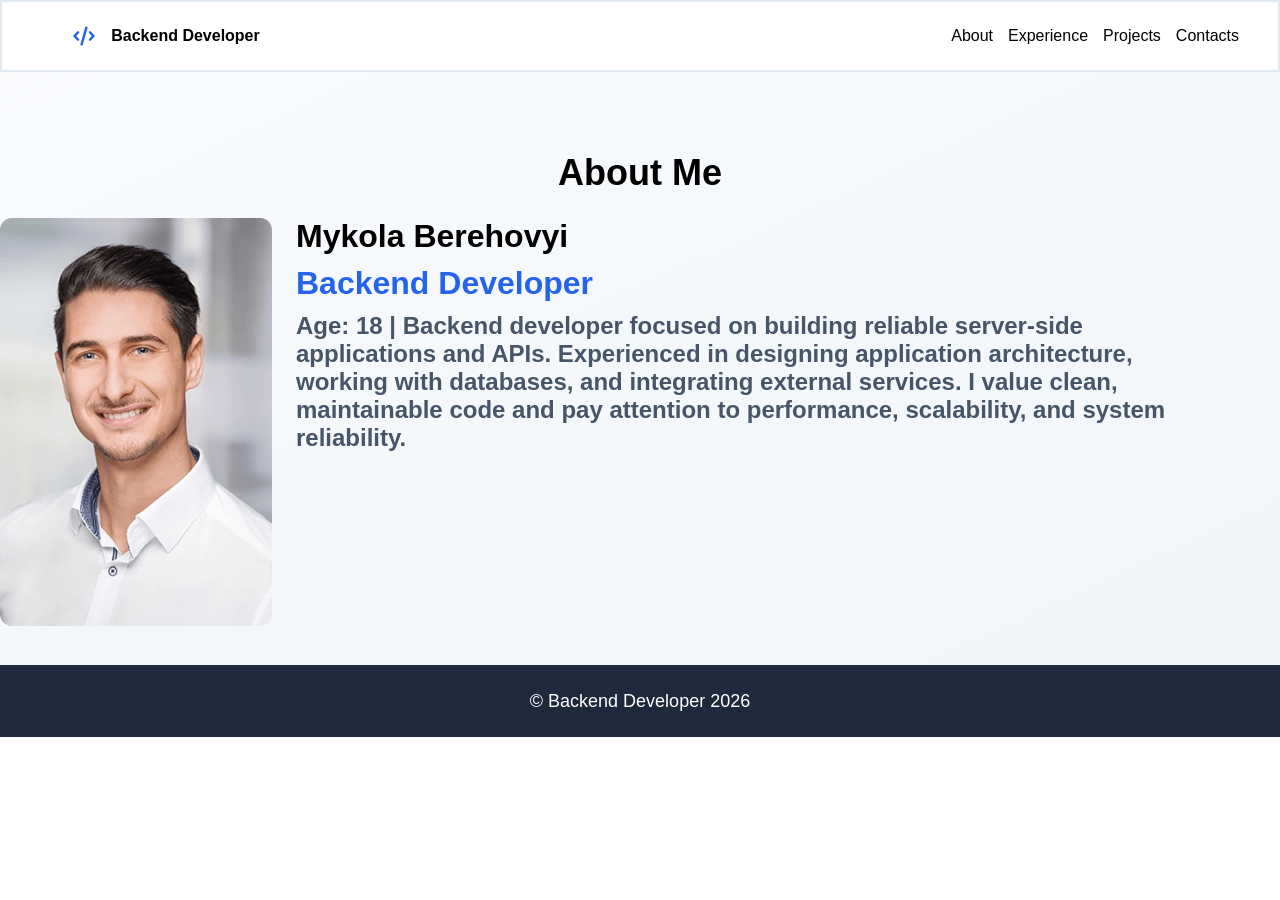
<file: about_me.html>
<!DOCTYPE html>
<html lang="en">
<head>
    <meta charset="UTF-8">
    <meta name="viewport" content="width=device-width, initial-scale=1.0">
    <title>About Me | Backend Developer Portfolio | Freelance Programmer</title>
    <link rel="stylesheet" href="styles.css">
    <meta name="description" content="Meet Mykola Berehovyi, a freelance backend developer specializing in scalable web development, API design, and custom database solutions. Expert in Python, Django, and modern backend technologies.">
    <meta name="keywords" content="about me, backend developer, freelance programmer, web developer portfolio, Python developer, Django, API development, custom website development, scalable systems">
    <script src="https://analytics.ahrefs.com/analytics.js" data-key="3zWYaCiY27zAT6hdWTZsyQ" async></script>
</head>


<body>
    <header>
        <div class="header_main">
            <div class="header_main_inner">
                <svg width="24" height="24" viewBox="0 0 24 24" fill="none" xmlns="http://www.w3.org/2000/svg" role="img" aria-label="Code brackets icon representing backend development">
                    <path
                        d="M14.73 2.44499C14.0925 2.26124 13.4287 2.63249 13.245 3.26999L8.44499 20.07C8.26124 20.7075 8.63249 21.3712 9.26999 21.555C9.90749 21.7387 10.5712 21.3675 10.755 20.73L15.555 3.92999C15.7387 3.29249 15.3675 2.62874 14.73 2.44499ZM17.1525 7.54874C16.6837 8.01749 16.6837 8.77874 17.1525 9.24749L19.905 12L17.1525 14.7525C16.6837 15.2212 16.6837 15.9825 17.1525 16.4512C17.6212 16.92 18.3825 16.92 18.8512 16.4512L22.4512 12.8512C22.92 12.3825 22.92 11.6212 22.4512 11.1525L18.8512 7.55249C18.3825 7.08374 17.6212 7.08374 17.1525 7.55249V7.54874ZM6.85124 7.54874C6.38249 7.07999 5.62124 7.07999 5.15249 7.54874L1.55249 11.1487C1.08374 11.6175 1.08374 12.3787 1.55249 12.8475L5.15249 16.4475C5.62124 16.9162 6.38249 16.9162 6.85124 16.4475C7.31999 15.9787 7.31999 15.2175 6.85124 14.7487L4.09874 12L6.84749 9.24749C7.31624 8.77874 7.31624 8.01749 6.84749 7.54874H6.85124Z"
                        fill="#2563EB" />
                </svg>
                <a href="https://mykolaberehovyi.github.io/auk-std104-project/page_structure.html">Backend Developer</a>
            </div>
        </div>
        <div class="header_nav">
            <div class="header_inner_nav">
                <div class="header_inner_elements"><a href="https://mykolaberehovyi.github.io/auk-std104-project/about_me.html">About</a></div>
                <div class="header_inner_elements"><a href="https://mykolaberehovyi.github.io/auk-std104-project/page_structure.html#Experience">Experience</a></div>
                <div class="header_inner_elements"><a href="https://mykolaberehovyi.github.io/auk-std104-project/featured_projects.html">Projects</a></div>
                <div class="header_inner_elements"><a href="https://mykolaberehovyi.github.io/auk-std104-project/page_structure.html#Contacts">Contacts</a></div>
            </div>
        </div>
    </header>
    <main>
        <section class="about_me">
            <div class="about_me_text">About Me</div>
            <div class="about_me_content">
                <div class="about_me_content_photo"><img src="photo.png" alt="Professional headshot photo of Mykola Berehovyi, backend developer"></div>
                <div class="about_me_content_description">
                    <div class="about_me_content_description_name">Mykola Berehovyi</div>
                    <div class="about_me_content_description_job_title">Backend Developer</div>
                    <div class="about_me_content_description_about"><span id="age"></span>Backend developer focused on building reliable server-side applications and APIs. Experienced in designing application architecture, working with databases, and integrating external services. I value clean, maintainable code and pay attention to performance, scalability, and system reliability.</div>
                </div>
            </div>
        </section>
    </main>
    <script src="script.js"></script>
    <footer>
        <div class="footer_text">
            © Backend Developer <span id="year"></span>
        </div>
    </footer>
    <script src="footer_year"></script>
</body>
</html>
</file>
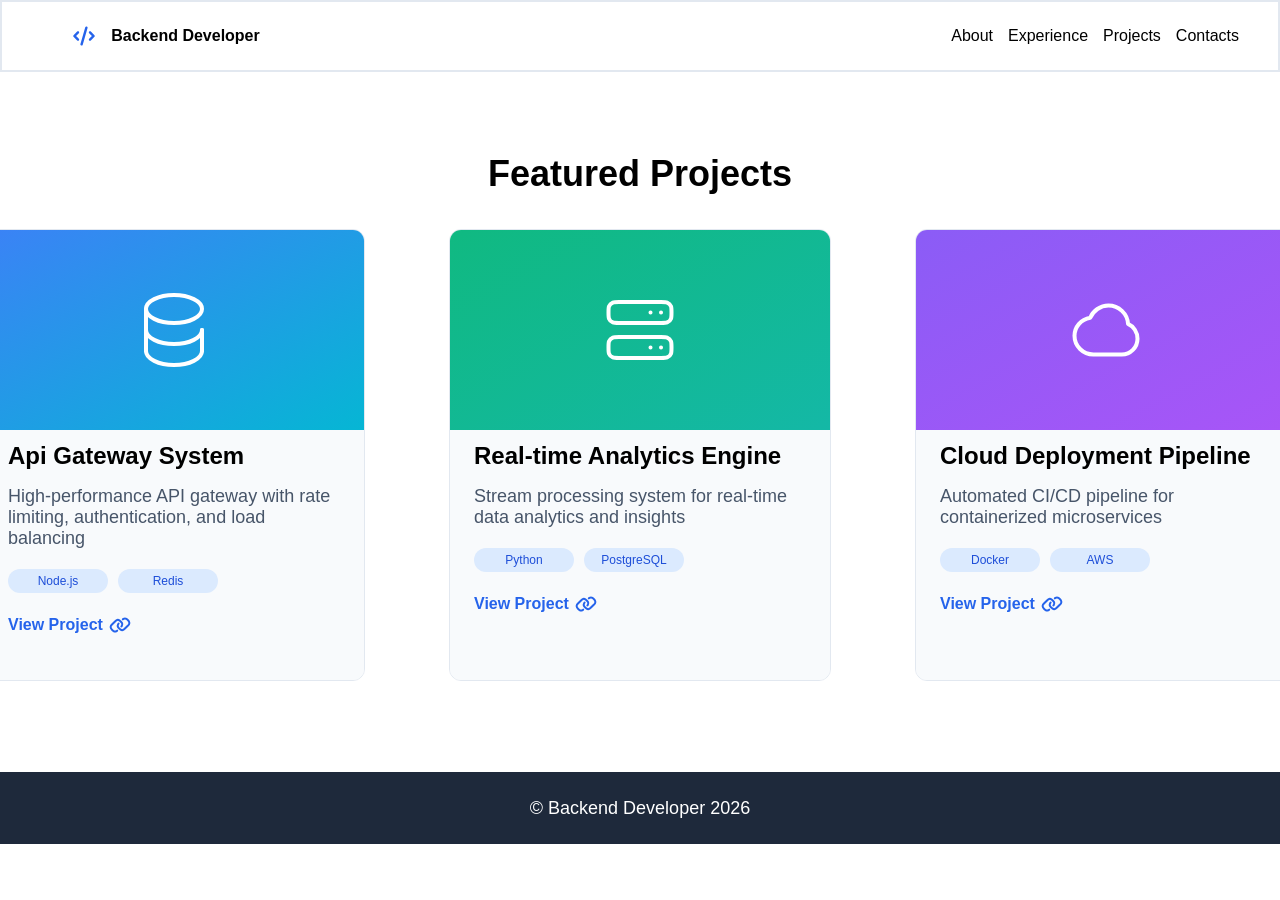
<file: featured_projects.html>
<!DOCTYPE html>
<html lang="en">
<head>
    <meta charset="UTF-8">
    <meta name="viewport" content="width=device-width, initial-scale=1.0">
    <title>Featured Projects | Backend Developer Portfolio | Web Development Projects</title>
    <link rel="stylesheet" href="styles.css">
    <meta name="description" content="Explore featured backend development projects by Mykola Berehovyi including API gateway systems, real-time analytics engines, and cloud deployment pipelines. Built with Python, Node.js, Docker, and AWS.">
    <meta name="keywords" content="featured projects, backend developer, web developer portfolio, API gateway, real-time analytics, cloud deployment, Python, Node.js, Docker, AWS, freelance programmer">
    <script src="https://analytics.ahrefs.com/analytics.js" data-key="3zWYaCiY27zAT6hdWTZsyQ" async></script>
</head>
<body>
    <header>
        <div class="header_main">
            <div class="header_main_inner">
                <svg width="24" height="24" viewBox="0 0 24 24" fill="none" xmlns="http://www.w3.org/2000/svg" role="img" aria-label="Code brackets icon representing backend development">
                    <path
                        d="M14.73 2.44499C14.0925 2.26124 13.4287 2.63249 13.245 3.26999L8.44499 20.07C8.26124 20.7075 8.63249 21.3712 9.26999 21.555C9.90749 21.7387 10.5712 21.3675 10.755 20.73L15.555 3.92999C15.7387 3.29249 15.3675 2.62874 14.73 2.44499ZM17.1525 7.54874C16.6837 8.01749 16.6837 8.77874 17.1525 9.24749L19.905 12L17.1525 14.7525C16.6837 15.2212 16.6837 15.9825 17.1525 16.4512C17.6212 16.92 18.3825 16.92 18.8512 16.4512L22.4512 12.8512C22.92 12.3825 22.92 11.6212 22.4512 11.1525L18.8512 7.55249C18.3825 7.08374 17.6212 7.08374 17.1525 7.55249V7.54874ZM6.85124 7.54874C6.38249 7.07999 5.62124 7.07999 5.15249 7.54874L1.55249 11.1487C1.08374 11.6175 1.08374 12.3787 1.55249 12.8475L5.15249 16.4475C5.62124 16.9162 6.38249 16.9162 6.85124 16.4475C7.31999 15.9787 7.31999 15.2175 6.85124 14.7487L4.09874 12L6.84749 9.24749C7.31624 8.77874 7.31624 8.01749 6.84749 7.54874H6.85124Z"
                        fill="#2563EB" />
                </svg>
                <a href="https://mykolaberehovyi.github.io/auk-std104-project/page_structure.html">Backend Developer</a>
            </div>
        </div>
        <div class="header_nav">
            <div class="header_inner_nav">
                <div class="header_inner_elements"><a href="https://mykolaberehovyi.github.io/auk-std104-project/about_me.html">About</a></div>
                <div class="header_inner_elements"><a href="https://mykolaberehovyi.github.io/auk-std104-project/page_structure.html#Experience">Experience</a></div>
                <div class="header_inner_elements"><a href="https://mykolaberehovyi.github.io/auk-std104-project/featured_projects.html">Projects</a></div>
                <div class="header_inner_elements"><a href="https://mykolaberehovyi.github.io/auk-std104-project/page_structure.html#Contacts">Contacts</a></div>
            </div>
        </div>
    </header>
    <main>
        <section class="featured_projects">
            <div class="featured_projects_main_text">Featured Projects</div>
            <div class="featured_projects_content" id="projectsContainer"></div>
        </section>
    </main>
    <footer>
        <div class="footer_text">
            © Backend Developer <span id="year"></span>
        </div>
    </footer>
    <script src="footer_year"></script>
    <script src="products_script"></script>
</body>
</html>
</file>
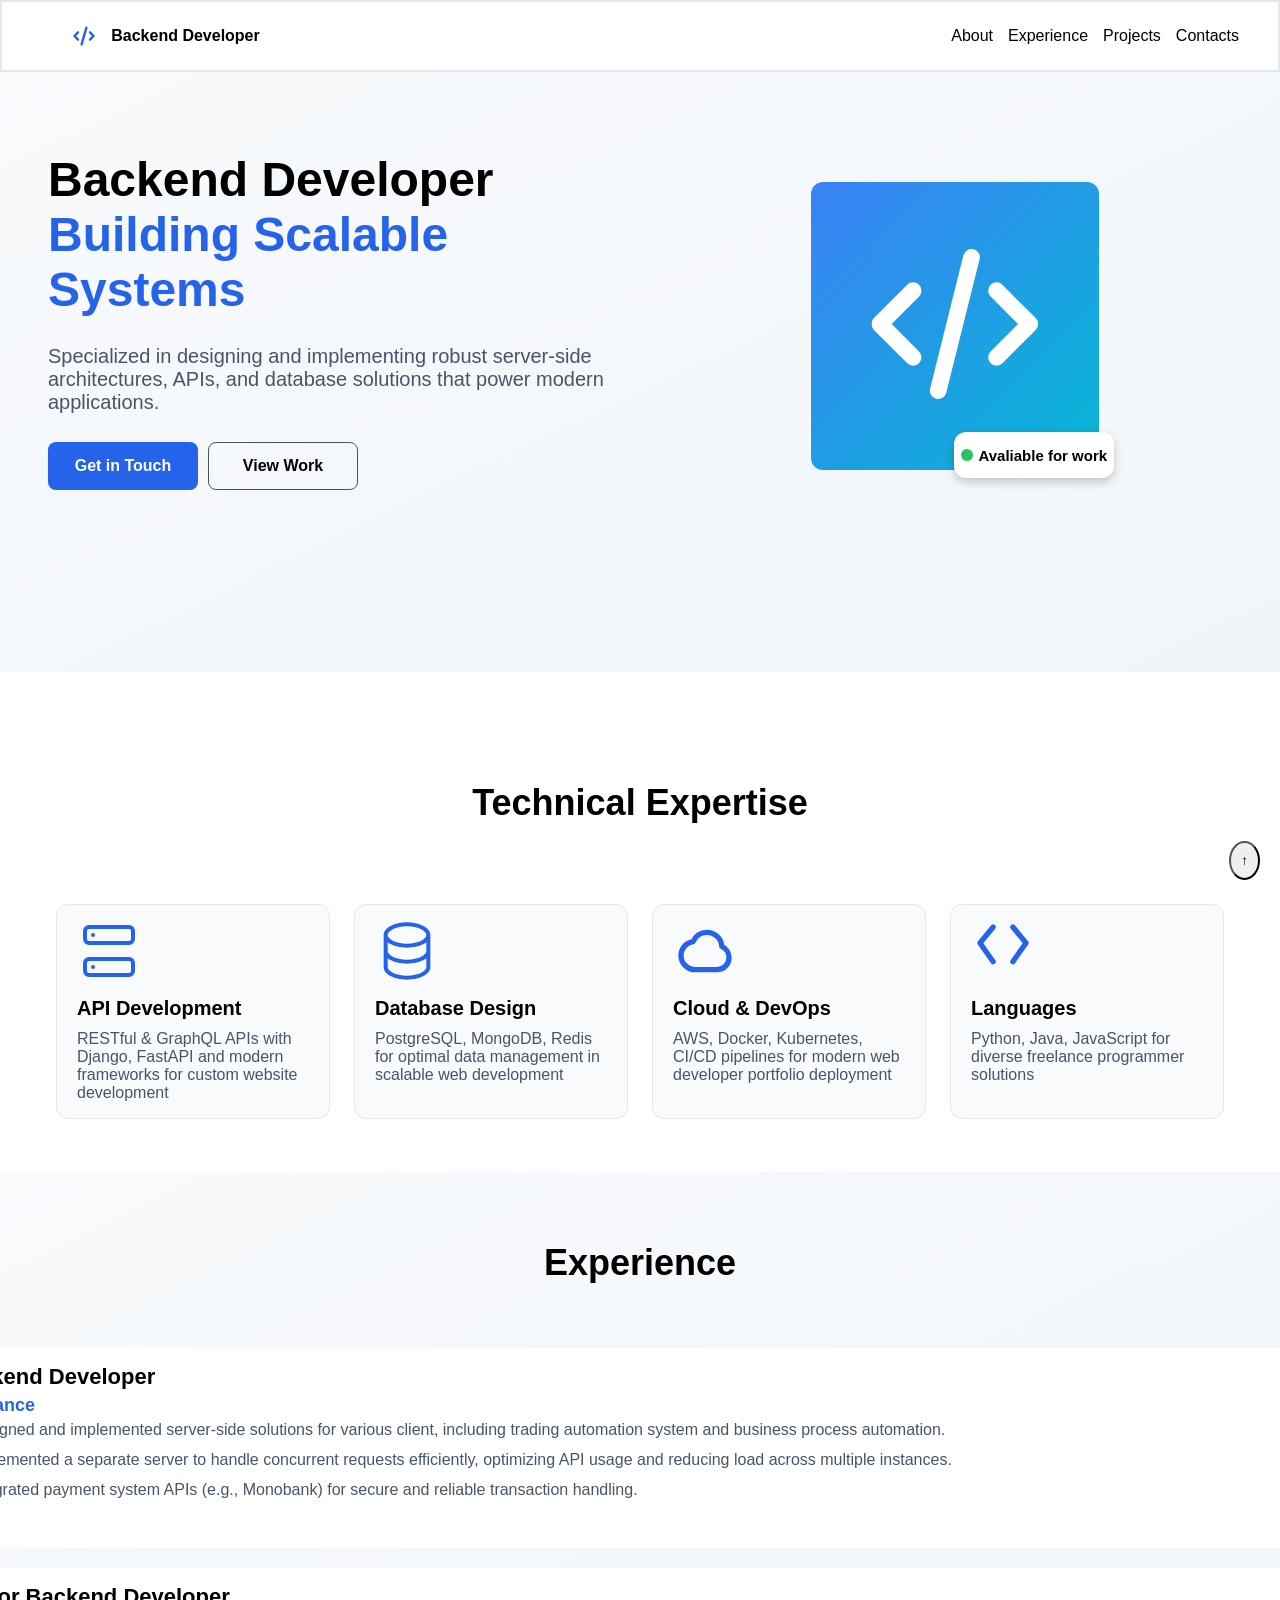
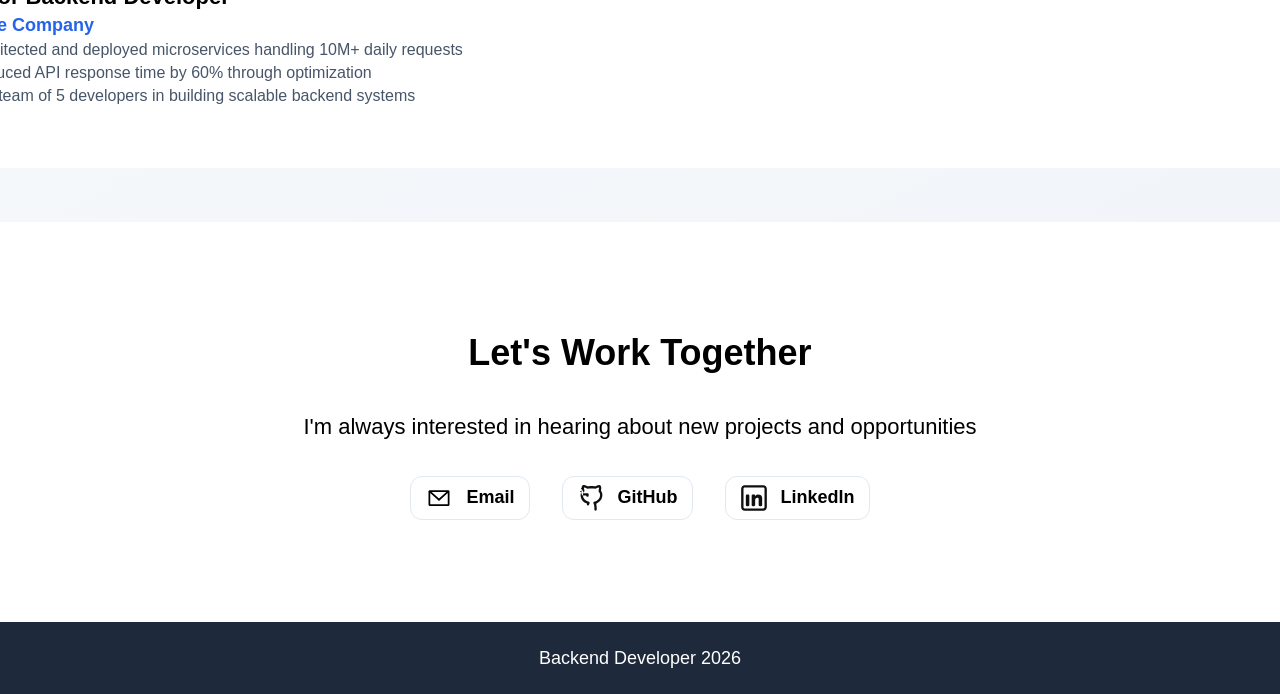
<file: page_structure.html>
<!DOCTYPE html>
<html lang="en">

<head>
    <meta charset="UTF-8">
    <meta name="viewport" content="width=device-width, initial-scale=1.0">
    <title>Backend Developer | Freelance Programmer Portfolio | Custom Web Development</title>
    <link rel="stylesheet" href="styles.css">
    <meta name="description" content="Freelance backend developer specializing in scalable web development, API design, and custom database solutions. Expert in Python, Django, and modern backend technologies.">
    <meta name="keywords" content="backend developer, freelance programmer, web developer portfolio, API development, custom website development, Python developer, Django, scalable systems, database design, responsive web design">
    <script src="https://analytics.ahrefs.com/analytics.js" data-key="3zWYaCiY27zAT6hdWTZsyQ" async></script>
</head>
<button id="topButton">↑</button>
<script src="topButton"></script>
<body>
    <header>
        <div class="header_main">
            <div class="header_main_inner">
                <svg width="24" height="24" viewBox="0 0 24 24" fill="none" xmlns="http://www.w3.org/2000/svg" role="img" aria-label="Code brackets icon representing backend development">
                    <path
                        d="M14.73 2.44499C14.0925 2.26124 13.4287 2.63249 13.245 3.26999L8.44499 20.07C8.26124 20.7075 8.63249 21.3712 9.26999 21.555C9.90749 21.7387 10.5712 21.3675 10.755 20.73L15.555 3.92999C15.7387 3.29249 15.3675 2.62874 14.73 2.44499ZM17.1525 7.54874C16.6837 8.01749 16.6837 8.77874 17.1525 9.24749L19.905 12L17.1525 14.7525C16.6837 15.2212 16.6837 15.9825 17.1525 16.4512C17.6212 16.92 18.3825 16.92 18.8512 16.4512L22.4512 12.8512C22.92 12.3825 22.92 11.6212 22.4512 11.1525L18.8512 7.55249C18.3825 7.08374 17.6212 7.08374 17.1525 7.55249V7.54874ZM6.85124 7.54874C6.38249 7.07999 5.62124 7.07999 5.15249 7.54874L1.55249 11.1487C1.08374 11.6175 1.08374 12.3787 1.55249 12.8475L5.15249 16.4475C5.62124 16.9162 6.38249 16.9162 6.85124 16.4475C7.31999 15.9787 7.31999 15.2175 6.85124 14.7487L4.09874 12L6.84749 9.24749C7.31624 8.77874 7.31624 8.01749 6.84749 7.54874H6.85124Z"
                        fill="#2563EB" />
                </svg>
                <a href="https://mykolaberehovyi.github.io/auk-std104-project/page_structure.html">Backend Developer</a>
            </div>
        </div>
        <div class="header_nav">
            <div class="header_inner_nav">
                <div class="header_inner_elements"><a href="https://mykolaberehovyi.github.io/auk-std104-project/about_me.html">About</a></div>
                <div class="header_inner_elements"><a href="https://mykolaberehovyi.github.io/auk-std104-project/page_structure.html#Experience">Experience</a></div>
                <div class="header_inner_elements"><a href="https://mykolaberehovyi.github.io/auk-std104-project/featured_projects.html">Projects</a></div>
                <div class="header_inner_elements"><a href="https://mykolaberehovyi.github.io/auk-std104-project/page_structure.html#Contacts">Contacts</a></div>
            </div>

        </div>
    </header>
    <main>
        <section class="hero">
            <div class="hero_left_column">
                <div class="hero_main_text">
                    <div class="hero_left_column_main_text">Backend Developer</div>
                    <div class="hero_left_column_main_text_description">Building Scalable Systems</div>
                </div>
                <div class="hero_left_column_description">Specialized in designing and implementing robust server-side architectures, APIs, and database solutions that power modern applications.</div>
                <div class="hero_left_column_buttons">
                    <a href="#Contacts"><button class="get_in_touch_button">Get in Touch</button></a>
                    <a href="#Experience"><button class="view_work_button">View Work</button></a>
                </div>
            </div>
            <div class="hero_right_column">
                <div class="hero_square">
                    <div class="hero_svg_container">
                        <svg width="167" height="150" viewBox="0 0 167 150" fill="none" xmlns="http://www.w3.org/2000/svg" role="img" aria-label="Large code brackets symbolizing programming and web development">
                            <path
                                d="M41.6666 41.6686L8.33325 75.002L41.6666 108.335M125 41.6686L158.333 75.002L125 108.335M99.9999 8.3353L66.6666 141.669"
                                stroke="white" stroke-width="16.6667" stroke-linecap="round" stroke-linejoin="round" />
                        </svg>

                    </div>
                    <div class="overlay_block">
                        <div class="green_circle"></div>
                        <div>Avaliable for work</div>
                    </div>
                </div>
            </div>
        </section>
        <section class="technical_expertise">
            <h2 class="technical_expertise_text">Technical Expertise</h2>
            <div class="technical_expertise_blocks">
                <div class="technical_expertise_block">
                    <div><svg width="64" height="64" viewBox="0 0 64 64" fill="none" xmlns="http://www.w3.org/2000/svg" aria-label="Server icon representing API development and backend services">
                            <rect x="8" y="8" width="48" height="16" rx="4" stroke="#2563EB" stroke-width="4" stroke-linecap="round" stroke-linejoin="round"/>
                            <rect x="8" y="40" width="48" height="16" rx="4" stroke="#2563EB" stroke-width="4" stroke-linecap="round" stroke-linejoin="round"/>
                            <path d="M16 16H16.0267M16 48H16.0267" stroke="#2563EB" stroke-width="4" stroke-linecap="round" stroke-linejoin="round"/>
                        </svg>
                    </div>
                    <div class="tecnical_expertise_card_text">API Development</div>
                    <div class="tecnical_expertise_card_text_inner">RESTful & GraphQL APIs with Django, FastAPI and modern frameworks for custom website development</div>
                </div>
                <div class="technical_expertise_block">
                    <div>
                        <svg width="64" height="64" viewBox="0 0 64 64" fill="none" xmlns="http://www.w3.org/2000/svg" role="img" aria-label="Database cylinder icon representing data storage and management">
                            <path fill-rule="evenodd" clip-rule="evenodd"
                                d="M8.66675 16C8.66675 11.8888 11.9475 8.70523 16.0207 6.66865C20.2135 4.57225 25.8659 3.33331 32.0001 3.33331C38.1342 3.33331 43.7868 4.57225 47.9795 6.66865C52.0526 8.70523 55.3334 11.8888 55.3334 16V48C55.3334 52.1112 52.0526 55.2947 47.9795 57.3312C43.7868 59.4277 38.1342 60.6666 32.0001 60.6666C25.8659 60.6666 20.2135 59.4277 16.0207 57.3312C11.9475 55.2947 8.66675 52.1112 8.66675 48V16ZM12.6667 16C12.6667 14.2201 14.1616 12.0704 17.8096 10.2464C21.3379 8.48219 26.3522 7.33331 32.0001 7.33331C37.6481 7.33331 42.6622 8.48219 46.1905 10.2464C49.8385 12.0704 51.3334 14.2201 51.3334 16C51.3334 17.7798 49.8385 19.9296 46.1905 21.7536C42.6622 23.5178 37.6481 24.6666 32.0001 24.6666C26.3522 24.6666 21.3379 23.5178 17.8096 21.7536C14.1616 19.9296 12.6667 17.7798 12.6667 16ZM12.6667 48C12.6667 49.7797 14.1616 51.9296 17.8096 53.7536C21.3379 55.5178 26.3522 56.6666 32.0001 56.6666C37.6481 56.6666 42.6622 55.5178 46.1905 53.7536C49.8385 51.9296 51.3334 49.7797 51.3334 48V39.2192C50.3289 40.0205 49.1891 40.7264 47.9795 41.3312C43.7868 43.4277 38.1342 44.6666 32.0001 44.6666C25.8659 44.6666 20.2135 43.4277 16.0207 41.3312C14.8111 40.7264 13.6714 40.0205 12.6667 39.2192V48ZM51.3334 23.2192V32C51.3334 33.7797 49.8385 35.9296 46.1905 37.7536C42.6622 39.5178 37.6481 40.6666 32.0001 40.6666C26.3522 40.6666 21.3379 39.5178 17.8096 37.7536C14.1616 35.9296 12.6667 33.7797 12.6667 32V23.2192C13.6714 24.0206 14.8111 24.7265 16.0207 25.3313C20.2135 27.4277 25.8659 28.6666 32.0001 28.6666C38.1342 28.6666 43.7868 27.4277 47.9795 25.3313C49.1891 24.7265 50.3289 24.0206 51.3334 23.2192Z"
                                fill="#2563EB" />
                        </svg>
                    </div>
                    <div class="tecnical_expertise_card_text">Database Design</div>
                    <div class="tecnical_expertise_card_text_inner">PostgreSQL, MongoDB, Redis for optimal data management in scalable web development</div>
                </div>
                <div class="technical_expertise_block">
                    <div>
                        <svg width="64" height="64" viewBox="0 0 64 64" fill="none" xmlns="http://www.w3.org/2000/svg" role="img" aria-label="Cloud icon representing cloud computing and DevOps services">
                            <path
                                d="M8 36.3981C8 44.2784 14.4471 50.6666 22.4 50.6666H44C50.6275 50.6666 56 45.2904 56 38.6584C56 33.7341 53.0381 29.1864 48.8 27.3333C48.3512 19.5267 41.824 13.3333 33.8381 13.3333C27.6037 13.3333 22.2585 17.297 20 22.6666C12.8 23.8333 8 29.8669 8 36.3981Z"
                                stroke="#2563EB" stroke-width="5.33333" stroke-linecap="round"
                                stroke-linejoin="round" />
                        </svg>
                    </div>
                    <div class="tecnical_expertise_card_text">Cloud & DevOps</div>
                    <div class="tecnical_expertise_card_text_inner">AWS, Docker, Kubernetes, CI/CD pipelines for modern web developer portfolio deployment</div>
                </div>
                <div class="technical_expertise_block">
                    <div>
                        <svg width="64" height="64" viewBox="0 0 64 64" fill="none" xmlns="http://www.w3.org/2000/svg" role="img" aria-label="Code brackets icon representing programming languages and development">
                            <path d="M22.1429 8L9 24L22.1429 42.6666M41.8571 8L55 24L41.8571 42.6666" stroke="#2563EB"
                                stroke-width="5.33333" stroke-linecap="round" stroke-linejoin="round" />
                        </svg>
                    </div>
                    <div class="tecnical_expertise_card_text">Languages</div>
                    <div class="tecnical_expertise_card_text_inner">Python, Java, JavaScript for diverse freelance programmer solutions</div>
                </div>
            </div>
        </section>
        <section class="experience" id="Experience">
            <h2 class="experience_text">Experience</h2>
            <div class="experience_blocks">
                <div class="experience_block">
                    <div class="experience_title">Backend Developer</div>
                    <div class="experience_company">Freelance</div>
                    <div style="display: flex; flex-direction: column; gap: 12px;">
                        <div class="experience_achievements">
                            <div class="experience_ellipse"></div>
                            <div class="experience_achievement">Designed and implemented server-side solutions for
                                various client, including trading automation system and business process automation.
                            </div>
                        </div>
                        <div class="experience_achievements">
                            <div class="experience_ellipse"></div>
                            <div class="experience_achievement">Implemented a separate server to handle concurrent
                                requests efficiently, optimizing API usage and reducing load across multiple instances.
                            </div>
                        </div>
                        <div class="experience_achievements">
                            <div class="experience_ellipse"></div>
                            <div class="experience_achievement">Integrated payment system APIs (e.g., Monobank) for
                                secure and reliable transaction handling.</div>
                        </div>
                    </div>

                </div>
                <div class="experience_block">
                    <div class="experience_title">Senior Backend Developer</div>
                    <div class="experience_company">Future Company</div>
                    <div class="experience_achievements">
                        <div class="experience_ellipse"></div>
                        <div class="experience_achievement">Architected and deployed microservices handling 10M+ daily
                            requests
                        </div>
                    </div>
                    <div class="experience_achievements">
                        <div class="experience_ellipse"></div>
                        <div class="experience_achievement">Reduced API response time by 60% through optimization</div>
                    </div>
                    <div class="experience_achievements">
                        <div class="experience_ellipse"></div>
                        <div class="experience_achievement">Led team of 5 developers in building scalable backend
                            systems</div>
                    </div>
                </div>
            </div>
        </section>
        <section class="contacts" id="Contacts">
            <h2 class="main_contacts_text">
                Let's Work Together
            </h2>
            <div class="secondary_contacts_text">
                I'm always interested in hearing about new projects and opportunities
            </div>
            <div class="contacts_buttons">
                <div class="contact_button_block">
                    <a href="#"><button class="contact_button"><svg width="28" height="28" viewBox="0 0 28 28" fill="none"
                            xmlns="http://www.w3.org/2000/svg" role="img" aria-label="Email envelope icon for contact">
                            <path fill-rule="evenodd" clip-rule="evenodd"
                                d="M4.375 6.125L3.5 7V21L4.375 21.875H23.625L24.5 21V7L23.625 6.125H4.375ZM5.25 8.97808V20.125H22.75V8.97779L13.9999 16.9325L5.25 8.97808ZM21.3615 7.875H6.63817L13.9999 14.5675L21.3615 7.875Z"
                                fill="black" />
                        </svg>
                        <div class="contact_button_text">Email</div>
                    </button></a>
            </div>
            <div class="contact_button_block">
                <a href="#"><button class="contact_button">
                    <svg width="28" height="28" viewBox="0 0 28 28" fill="none" xmlns="http://www.w3.org/2000/svg" role="img" aria-label="GitHub logo icon linking to code repository">
                            <path
                                d="M4.75343 3.49281C4.82136 2.29104 5.10843 1.76844 5.93167 1.34878C6.81746 0.897089 8.21453 1.10729 9.85846 1.93975C10.5665 2.29848 10.6386 2.30578 11.8795 2.14668C13.529 1.93513 15.6524 1.93588 17.1748 2.14862C18.3261 2.3095 18.4017 2.30147 19.1115 1.94199C21.4449 0.760332 23.2872 0.837649 23.9543 2.14519C24.2873 2.79785 24.3491 4.49137 24.0909 5.88815C23.9478 6.66251 23.9629 6.75919 24.3078 7.26735C26.7341 10.8429 24.9859 16.6386 20.8282 18.8015C20.5101 18.967 20.242 19.0694 20.0235 19.1529C19.3525 19.4091 19.1488 19.4869 19.3954 20.6661C19.5142 21.2334 19.6572 22.6436 19.7135 23.8003C19.8151 25.8909 19.8136 25.9055 19.4469 26.3321C18.9478 26.9122 18.2284 26.922 17.741 26.3553C17.4231 25.9857 17.392 25.8111 17.392 24.3851C17.392 22.2778 17.161 20.8771 16.6153 19.6768C15.9663 18.2485 16.4474 17.7159 17.9316 17.3967C19.9946 16.9529 21.6059 15.6797 22.504 13.7837C23.3579 11.9815 23.4866 9.49089 21.9429 7.97617C21.5038 7.45446 21.4733 6.98191 21.7868 5.55698C21.9039 5.02441 22.0021 4.33733 22.005 4.03C22.0095 3.54464 21.9653 3.47135 21.6672 3.47135C21.4785 3.47135 20.7578 3.74576 20.0657 4.0811L18.9611 4.61648C18.8606 4.66514 18.7483 4.68386 18.6375 4.67114C15.8287 4.34874 13.1598 4.34376 10.3374 4.6724C10.2261 4.68535 10.1132 4.66664 10.0125 4.61773L8.90845 4.082C8.21632 3.74606 7.49559 3.47135 7.30699 3.47135C6.87094 3.47135 6.86438 3.79328 7.26184 5.70595C7.50464 6.87408 7.66802 7.13436 6.96614 8.06838C5.91409 9.46843 5.6513 11.2069 6.21546 13.0336C6.92651 15.3354 8.66771 16.8905 11.1156 17.4093C12.5913 17.7221 12.977 18.1302 12.4135 19.8223C11.97 21.1539 11.6895 21.4972 11.0449 21.4972C10.1776 21.4972 9.63425 20.7458 9.93324 19.9596C10.0649 19.6131 10.0258 19.5761 9.21326 19.2798C6.73299 18.3755 4.83596 16.3487 3.96864 13.6761C3.29826 11.6105 3.59323 8.922 4.66867 7.29699C5.03484 6.7437 5.04051 6.69678 4.86963 6.63757C2.84283 6.9357 2.36055 7.45 3.55968 7.6838C4.00011 8.2008 4.43949 8.897 4.6892 10.1456C4.80043 10.7017 5.20019 11.0013 5.42169 11.1322C5.66191 11.2741 5.92437 11.3578 6.14036 11.4122C6.58219 11.5237 7.11854 11.5815 7.62755 11.6152C8.18634 11.6523 8.79181 11.6644 9.33322 11.6676C9.33362 12.3115 9.85579 12.8335 10.4999 12.8335C11.1442 12.8335 11.6665 12.3112 11.6665 11.6668V10.5001C11.6665 9.8558 11.1442 9.3335 10.4999 9.3335C10.3899 9.3335 10.2709 9.3338 10.1449 9.3343C9.4602 9.3364 8.56776 9.3391 7.78178 9.287C7.40276 9.262 7.09119 9.2264 6.86271 9.1829C6.51087 7.8016 5.94246 6.8827 5.33592 6.1706C5.06779 5.856 4.79015 5.5807 4.56432 5.3567C4.52204 5.3148 4.48158 5.2746 4.44332 5.2364C4.18275 4.9759 4.0123 4.7906 3.88727 4.603"
                                fill="#0F0F0F" />
                    </svg>
                    <div class="contact_button_text">GitHub</div>
                </button></a>
            </div>
            <div class="contact_button_block">
                <a href="#"><button class="contact_button">
                    <svg width="28" height="28" viewBox="0 0 28 28" fill="none" xmlns="http://www.w3.org/2000/svg" role="img" aria-label="LinkedIn logo icon for professional networking">
                            <path
                                d="M5.8335 11.6667C5.8335 11.0223 6.35584 10.5 7.00016 10.5H8.16683C8.81116 10.5 9.3335 11.0223 9.3335 11.6667V21C9.3335 21.6444 8.81116 22.1667 8.16683 22.1667H7.00016C6.35584 22.1667 5.8335 21.6444 5.8335 21V11.6667Z"
                                fill="#0F0F0F" />
                        <path
                            d="M12.8334 22.1667H14.0001C14.6444 22.1667 15.1667 21.6444 15.1667 21V15.75C15.1667 14 18.6667 12.8333 18.6667 15.1667V21.0005C18.6667 21.6448 19.1891 22.1667 19.8334 22.1667H21.0001C21.6444 22.1667 22.1667 21.6444 22.1667 21V14C22.1667 11.6667 20.4167 10.5 18.0834 10.5C15.7501 10.5 15.1667 12.25 15.1667 12.25V11.6667C15.1667 11.0223 14.6444 10.5 14.0001 10.5H12.8334C12.1891 10.5 11.6667 11.0223 11.6667 11.6667V21C11.6667 21.6444 12.1891 22.1667 12.8334 22.1667Z"
                            fill="#0F0F0F" />
                        <path fill-rule="evenodd" clip-rule="evenodd"
                            d="M23.3334 1.16663C25.2665 1.16663 26.8334 2.73363 26.8334 4.66663V23.3333C26.8334 25.2663 25.2665 26.8333 23.3334 26.8333H4.66675C2.73376 26.8333 1.16675 25.2663 1.16675 23.3333V4.66663C1.16675 2.73363 2.73376 1.16663 4.66675 1.16663H23.3334ZM23.3334 3.49996C23.9778 3.49996 24.5001 4.0223 24.5001 4.66663V23.3333C24.5001 23.9776 23.9778 24.5 23.3334 24.5H4.66675C4.02242 24.5 3.50008 23.9776 3.50008 23.3333V4.66663C3.50008 4.0223 4.02242 3.49996 4.66675 3.49996H23.3334Z"
                            fill="#0F0F0F" />
                    </svg>
                    <div class="contact_button_text">Linkedln</div>
                </button></a>
            </div>
        </section>
    </main>
    <footer>
        <div class="footer_text">
            Backend Developer <span id="year"></span>
        </div>
    </footer>
    <script src="footer_year"></script>
</body>

</html>
</file>
<file: styles.css>
body {
    padding: 0px;
    margin: 0px;
    width: 100%;
    font-family: "Segoe UI", "Segoe UI Web", "Segoe UI Symbol", 
                 -apple-system, BlinkMacSystemFont, Roboto, 
                 "Helvetica Neue", sans-serif;

}

html {
    scroll-behavior: smooth;
}

a {
    color: black;
    text-decoration: none;

    /* transition */
    transition: color 0.3s ease, transform 0.3s ease;

    /* animation */
    animation: fadeInLink 0.5s ease;
}

a:hover {
    color: gray;
    transform: translateY(-2px);
}

/* animation */
@keyframes fadeInLink {
    from {
        opacity: 0;
        transform: translateY(5px);
    }
    to {
        opacity: 1;
        transform: translateY(0);
    }
}

header {
    box-sizing: border-box;
    padding: 16px 24px;
    display: flex;
    background: white;
    height: 72px;
    align-items: center;
    justify-content: space-between;
    border: 2px solid #E2E8F0;
}

.header_main_inner {
    font-weight: 700;
    width: 280px;
    height: 41px;
    display: flex;
    justify-content: center;
    align-items: center;
    gap: 15px;
}

.header_inner_nav {
    gap: 20px;
    padding: 4px 15px;
    display: flex;
    justify-content: center;
    align-items: center;
    gap: 15px;
}

.hero {
    box-sizing: border-box;
    display: flex;
    background: linear-gradient(to bottom right, #F8FAFC, #F1F5F9);
    height: 600px;
    padding-left: 48px;
    padding-right: 48px;
    padding-bottom: 80px;
    padding-top: 80px;
    justify-content: space-around;
}

.hero_left_column {
    display: flex;
    flex-direction: column;
    gap: 28px;

    width: 696px;
    justify-content: left;
}

.hero_right_column {
    width: 611px;
    height: 436px;
    padding-top: 30px;
    display: flex;
    justify-content: center;

}

.hero_main_text {
    width: 468px;
}

.hero_left_column_main_text {
    font-size: 48px;
    font-weight: bold;
}

.hero_left_column_main_text_description {
    font-size: 48px;
    font-weight: bold;
    color: #2563EB;
}

.hero_left_column_description {
    font-size: 20px;
    font-family: "Segoe UI", "Segoe UI Web", "Segoe UI Symbol", 
                 -apple-system, BlinkMacSystemFont, Roboto, 
                 "Helvetica Neue", sans-serif;
    color: #475569;
    
}


 .hero_left_column_buttons {
    display: flex;
    gap: 10px;
 }

.get_in_touch_button {
    width: 150px;
    height: 48px;
    font-size: 16px;
    font-weight: 600;
    background-color: #2563EB;
    color: white;
    border: 0;
    border-radius: 8px;
    transition: transform 0.2s ease, box-shadow 0.2s ease;
    cursor: pointer;
}

.get_in_touch_button:hover {
    transform: translateY(-2px);
    box-shadow: 0 4px 12px rgba(37, 99, 235, 0.3);
}

.view_work_button {
    width: 150px;
    height: 48px;
    font-size: 16px;
    font-weight: 600;
    background-color: transparent;
    border: 1px solid #475569;
    border-radius: 8px;
    transition: transform 0.2s ease, background-color 0.2s ease, border-color 0.2s ease;
    cursor: pointer;
}

.view_work_button:hover {
    transform: translateY(-2px);
    background-color: #2563EB;
    border-color: #2563EB;
    color: white;
}

#topButton {
    position: fixed;
    bottom: 20px;
    right: 20px;
    padding: 10px;
    border-radius: 50%;
    cursor: pointer;
}

.hero_square {
    border-radius: 12px;
    background: linear-gradient(to bottom right, #3B82F6, #06B6D4);
    width: 288px;
    height: 288px;
    position: relative;
    overflow: visible;
}

.hero_svg_container {
    position: absolute;
    top: 50%;
    left: 50%;
    transform: translate(-50%, -50%);

}

.overlay_block {
  gap: 5px;
  position: absolute;
  top: 250px;
  right: -15px;
  width: 160px;
  height: 46px;
  background-color: white;
  border-radius: 12px;
  display: flex;
  align-items: center;
  justify-content: center;
  color: black;
  font-weight: 600;
  font-size: 15px;
  box-shadow: 0 4px 10px rgba(0,0,0,0.2);
  z-index: 2;
}

.green_circle {
  width: 12px;
  height: 12px;
  background-color: #22C55E;
  border-radius: 50%;
}

.technical_expertise {
    padding: 80px 32px;
    gap: 40px;
    box-sizing: border-box;
    display: flex;
    height: 500px;
    background-color: white;
    align-items: center;
    flex-direction: column;
}

.technical_expertise_text {
    font-size: 36px;
    font-weight: 700;
}

.technical_expertise_blocks {
    padding: 10px 0;
    gap: 24px;
    display: flex;
    flex-direction: row;
}

.tecnical_expertise_card_text {
    font-size: 20px;
    font-weight: 600;
}

.tecnical_expertise_card_text_inner {
    font-size: 16px;
    color: #475569
}

.technical_expertise_block {
    gap: 10px;
    box-sizing: border-box;
    width: 274px;
    height: 215px;
    background-color: #F8FAFC;
    border: 1px solid #E2E8F0;
    display: flex;
    justify-content: flex-start;
    flex-direction: column;
    border-radius: 12px;
    padding: 14px 20px;
}

.experience {
    box-sizing: border-box;
    display: flex;
    background: linear-gradient(to bottom right, #F8FAFC, #F1F5F9);
    height: 650px;
    flex-direction: column;
    align-items: center;
    padding: 40px 24px;
    gap: 10px;
}

.experience_text {
    font-size: 36px;
    font-weight: 700;
}

.experience_blocks {
    width: 1408px;
    height: 451px;
    display: flex;
    flex-direction: column;
    gap: 20px;
    padding: 24px 12px;
    background-color: transparent;
}

.experience_block {
    display: flex;
    flex-direction: column;
    box-sizing: border-box;
    padding: 16px 15px;
    gap: 5px;
    width: 1394px;
    height: 200px;
    background-color: white;
    border-radius: 12px;
    
}

.experience_title {
    font-size: 22px;
    font-weight: 700;
}

.experience_company {
    font-size: 18px;
    font-weight: 600;
    color: #2563EB;
}

.experience_achievements {
    display: flex;
    align-items: center;;
    gap: 10px;
}

.experience_ellipse {
    width: 6px;
    height: 6px;
    background-color: #2563EB;
    border-radius: 50%;
    flex-shrink: 0;
}

.experience_achievement {
    
    font-size: 16px;
    color: #475569;

}

.contacts {
    box-sizing: border-box;
    padding: 80px 24px;
    display: flex;
    align-items: center;
    flex-direction: column;
    height: 400px;
    gap: 10px;
    background-color: white;
}

.main_contacts_text {
    font-size: 36px;
    font-weight: 700;
}

.secondary_contacts_text {
    font-size: 22px;

}

.contacts_buttons {
    width: 510px;
    height: 96px;
    padding: 26px 17px;
    gap: 32px;
    display: flex;
    justify-content: center;
    
    flex-direction: row;
}

.contact_button_text {
    font-size: 18px;
    font-weight: 600;
}

.contact_button {
    height: 44px;
    background-color: transparent;
    border-radius: 12px;
    border: 1px solid #E2E8F0;
    display: flex;
    justify-content: center;
    align-items: center;
    padding: 8px 14px;
    gap: 13px;
    transition: border-color 0.3s ease, box-shadow 0.3s ease;
}

.contact_button:hover {
    border-color: #2563EB;
    box-shadow: 0 0 0 1px #2563EB;
}

footer {
    display: flex;
    align-items: center;
    justify-content: center;
    background-color: #1E293B;
    height: 72px;
}

.footer_text {
    color: white;
    font-size: 18px;
    font-weight: 500;
}

/* styles for featured projects */

.featured_projects {
    box-sizing: border-box;
    height: 700px;
    display: flex;
    flex-direction: column;
    justify-content: center;
    align-items: center;
    padding: 80px 24px;
    gap: 24px;
}

.featured_projects_main_text {
    font-size: 36px;
    font-weight: 700;
}

.featured_projects_content {
    display: flex;
    padding: 10px;
    gap: 84px;
}

.featured_project_card {
    width: 380px;
    height: 450px;
    display: flex;
    flex-direction: column;
    border-radius: 12px;
    overflow: hidden;
    border: 1px solid #E2E8F0;
}

.featured_project_card_background {
    display: flex;
    align-items: center;
    justify-content: center;
    width: 380px;
    height: 200px;
}

.background--blue {
    background: linear-gradient(to bottom right, #3B82F6, #06B6D4);
}

.background--green {
    background: linear-gradient(to bottom right, #10B981, #14B8A6);
}

.background--purple {
    background: linear-gradient(to bottom right, #8B5CF6, #A855F7);
}

.featured_project_card_content {
    box-sizing: border-box;
    width: 380px;
    height: 250px;
    display: flex;
    flex-direction: column;
    padding: 12px 24px 8px;
    background-color: #F8FAFC;
    gap: 16px;
}

.featured_project_card_content_main_text {
    font-size: 24px;
    font-weight: 700;
}

.featured_project_card_content_secondary_text {
    font-size: 18px;
    color: #475569;
}

.featured_project_card_content_technologies {
    display: flex;
    align-items: center;
    height: 32px;
    gap: 10px;
}

.featured_project_card_content_technology {
    display: flex;
    align-items: center;
    justify-content: center;
    width: 100px;
    height: 24px;
    background: #DBEAFE;
    color: #1D4ED8;
    font-size: 12px;
    border-radius: 12px;
}


.featured_project_card_content_view_project {
    gap: 5px;
    display: flex;
    align-items: center;
    color: #2563EB;
    font-weight: 600;
}

/* Styles For About me Page */

.about_me {
    height: 433px;
    background: linear-gradient(to bottom right, #F8FAFC, #F1F5F9);
    display: flex;
    flex-direction: column;
    align-items: center;
    padding: 80px 24px;
    gap: 24px;
}

.about_me_text {
    font-size: 36px;
    font-weight: 700;

}

.about_me_content {
    display: flex;
    gap: 24px;
    width: 1280px;
    height: 520px;
}

.about_me_content_description {
    display: flex;
    flex-direction: column;
    gap: 10px;
    width: 875px;
    height: 418px;
}

.about_me_content_description_name {
    font-size: 32px;
    font-weight: bold;
}

.about_me_content_description_job_title {
    font-size: 32px;
    font-weight: bold;
    color: #2563EB;
}

.about_me_content_description_about {
    font-size: 24px;
    font-weight: 600;
    color: #475569;
}

/* Hamburger Menu Styles */
.mobile_menu_toggle {
    display: none;
    background: none;
    border: none;
    cursor: pointer;
    padding: 8px;
    z-index: 1001;
}

.mobile_menu_toggle span {
    display: block;
    width: 25px;
    height: 3px;
    background-color: #2563EB;
    margin: 5px 0;
    transition: 0.3s;
    border-radius: 2px;
}

.mobile_menu_toggle.active span:nth-child(1) {
    transform: rotate(-45deg) translate(-5px, 6px);
}

.mobile_menu_toggle.active span:nth-child(2) {
    opacity: 0;
}

.mobile_menu_toggle.active span:nth-child(3) {
    transform: rotate(45deg) translate(-5px, -6px);
}

/* Mobile Responsive Styles */

/* Tablet and Mobile */
@media (max-width: 768px) {
    /* Header */
    header {
        padding: 12px 16px;
        height: auto;
        flex-direction: row;
        justify-content: space-between;
        position: relative;
    }
    
    .header_main_inner {
        width: auto;
        justify-content: flex-start;
    }
    
    .mobile_menu_toggle {
        display: block;
    }
    
    .header_nav {
        position: absolute;
        top: 100%;
        left: 0;
        right: 0;
        background: white;
        border: 2px solid #E2E8F0;
        border-top: none;
        max-height: 0;
        overflow: hidden;
        transition: max-height 0.3s ease;
        z-index: 1000;
    }
    
    .header_nav.active {
        max-height: 200px;
    }
    
    .header_inner_nav {
        width: 100%;
        justify-content: center;
        padding: 16px 0;
        flex-direction: column;
        gap: 12px;
    }
    
    .header_inner_elements {
        font-size: 16px;
        padding: 8px 16px;
        text-align: center;
        border-radius: 8px;
        transition: background-color 0.3s;
    }
    
    .header_inner_elements:hover {
        background-color: #F8FAFC;
    }
    
    /* Hero Section */
    .hero {
        height: auto;
        padding: 40px 16px;
        flex-direction: column;
        align-items: center;
        text-align: center;
    }
    
    .hero_left_column {
        width: 100%;
        max-width: 100%;
        align-items: center;
        text-align: center;
    }
    
    .hero_main_text {
        width: 100%;
    }
    
    .hero_left_column_main_text,
    .hero_left_column_main_text_description {
        font-size: 32px;
    }
    
    .hero_left_column_description {
        font-size: 16px;
        text-align: center;
    }
    
    .hero_right_column {
        width: 100%;
        height: auto;
        padding-top: 20px;
    }
    
    .hero_square {
        width: 200px;
        height: 200px;
    }
    
    .overlay_block {
        top: 170px;
        right: 50%;
        transform: translateX(50%);
        width: 140px;
        font-size: 13px;
    }
    
    .hero_left_column_buttons {
        flex-direction: column;
        width: 100%;
        max-width: 280px;
    }
    
    .get_in_touch_button,
    .view_work_button {
        width: 100%;
    }
    
    /* Technical Expertise */
    .technical_expertise {
        padding: 40px 16px;
        height: auto;
    }
    
    .technical_expertise_text {
        font-size: 28px;
        text-align: center;
    }
    
    .technical_expertise_blocks {
        flex-direction: column;
        align-items: center;
        gap: 16px;
    }
    
    .technical_expertise_block {
        width: 100%;
        max-width: 300px;
        height: auto;
        min-height: 180px;
    }
    
    /* Experience */
    .experience {
        padding: 40px 16px;
        height: auto;
    }
    
    .experience_text {
        font-size: 28px;
        text-align: center;
    }
    
    .experience_blocks {
        width: 100%;
        height: auto;
        padding: 16px 8px;
    }
    
    .experience_block {
        width: 100%;
        height: auto;
        padding: 16px;
    }
    
    /* Contacts */
    .contacts {
        padding: 40px 16px;
        height: auto;
    }
    
    .main_contacts_text {
        font-size: 28px;
        text-align: center;
    }
    
    .secondary_contacts_text {
        font-size: 18px;
        text-align: center;
    }
    
    .contacts_buttons {
        width: 100%;
        height: auto;
        padding: 20px 0;
        flex-direction: column;
        gap: 16px;
        align-items: center;
    }
    
    .contact_button {
        width: 100%;
        max-width: 280px;
    }
    
    /* Featured Projects */
    .featured_projects {
        padding: 40px 16px;
        height: auto;
    }
    
    .featured_projects_main_text {
        font-size: 28px;
        text-align: center;
    }
    
    .featured_projects_content {
        flex-direction: column;
        gap: 24px;
        align-items: center;
    }
    
    .featured_project_card {
        width: 100%;
        max-width: 350px;
        height: auto;
    }
    
    .featured_project_card_background {
        width: 100%;
        height: 150px;
    }
    
    .featured_project_card_content {
        width: 100%;
        height: auto;
        padding: 16px;
    }
    
    .featured_project_card_content_main_text {
        font-size: 20px;
    }
    
    .featured_project_card_content_secondary_text {
        font-size: 16px;
    }
    
    /* About Me */
    .about_me {
        padding: 40px 16px;
        height: auto;
    }
    
    .about_me_text {
        font-size: 28px;
        text-align: center;
    }
    
    .about_me_content {
        flex-direction: column;
        width: 100%;
        height: auto;
        align-items: center;
    }
    
    .about_me_content_photo img {
        max-width: 200px;
        height: auto;
        border-radius: 12px;
    }
    
    .about_me_content_description {
        width: 100%;
        height: auto;
        text-align: center;
    }
    
    .about_me_content_description_name,
    .about_me_content_description_job_title {
        font-size: 24px;
    }
    
    .about_me_content_description_about {
        font-size: 16px;
    }
}

/* Small Mobile */
@media (max-width: 480px) {
    .hero_left_column_main_text,
    .hero_left_column_main_text_description {
        font-size: 24px;
    }
    
    .hero_left_column_description {
        font-size: 14px;
    }
    
    .technical_expertise_text,
    .experience_text,
    .main_contacts_text,
    .featured_projects_main_text,
    .about_me_text {
        font-size: 24px;
    }
    
    .technical_expertise_block,
    .featured_project_card {
        max-width: 100%;
    }
    
    .header_inner_elements {
        font-size: 12px;
        padding: 2px 6px;
    }
    
    .overlay_block {
        width: 120px;
        font-size: 11px;
    }
}
</file>
